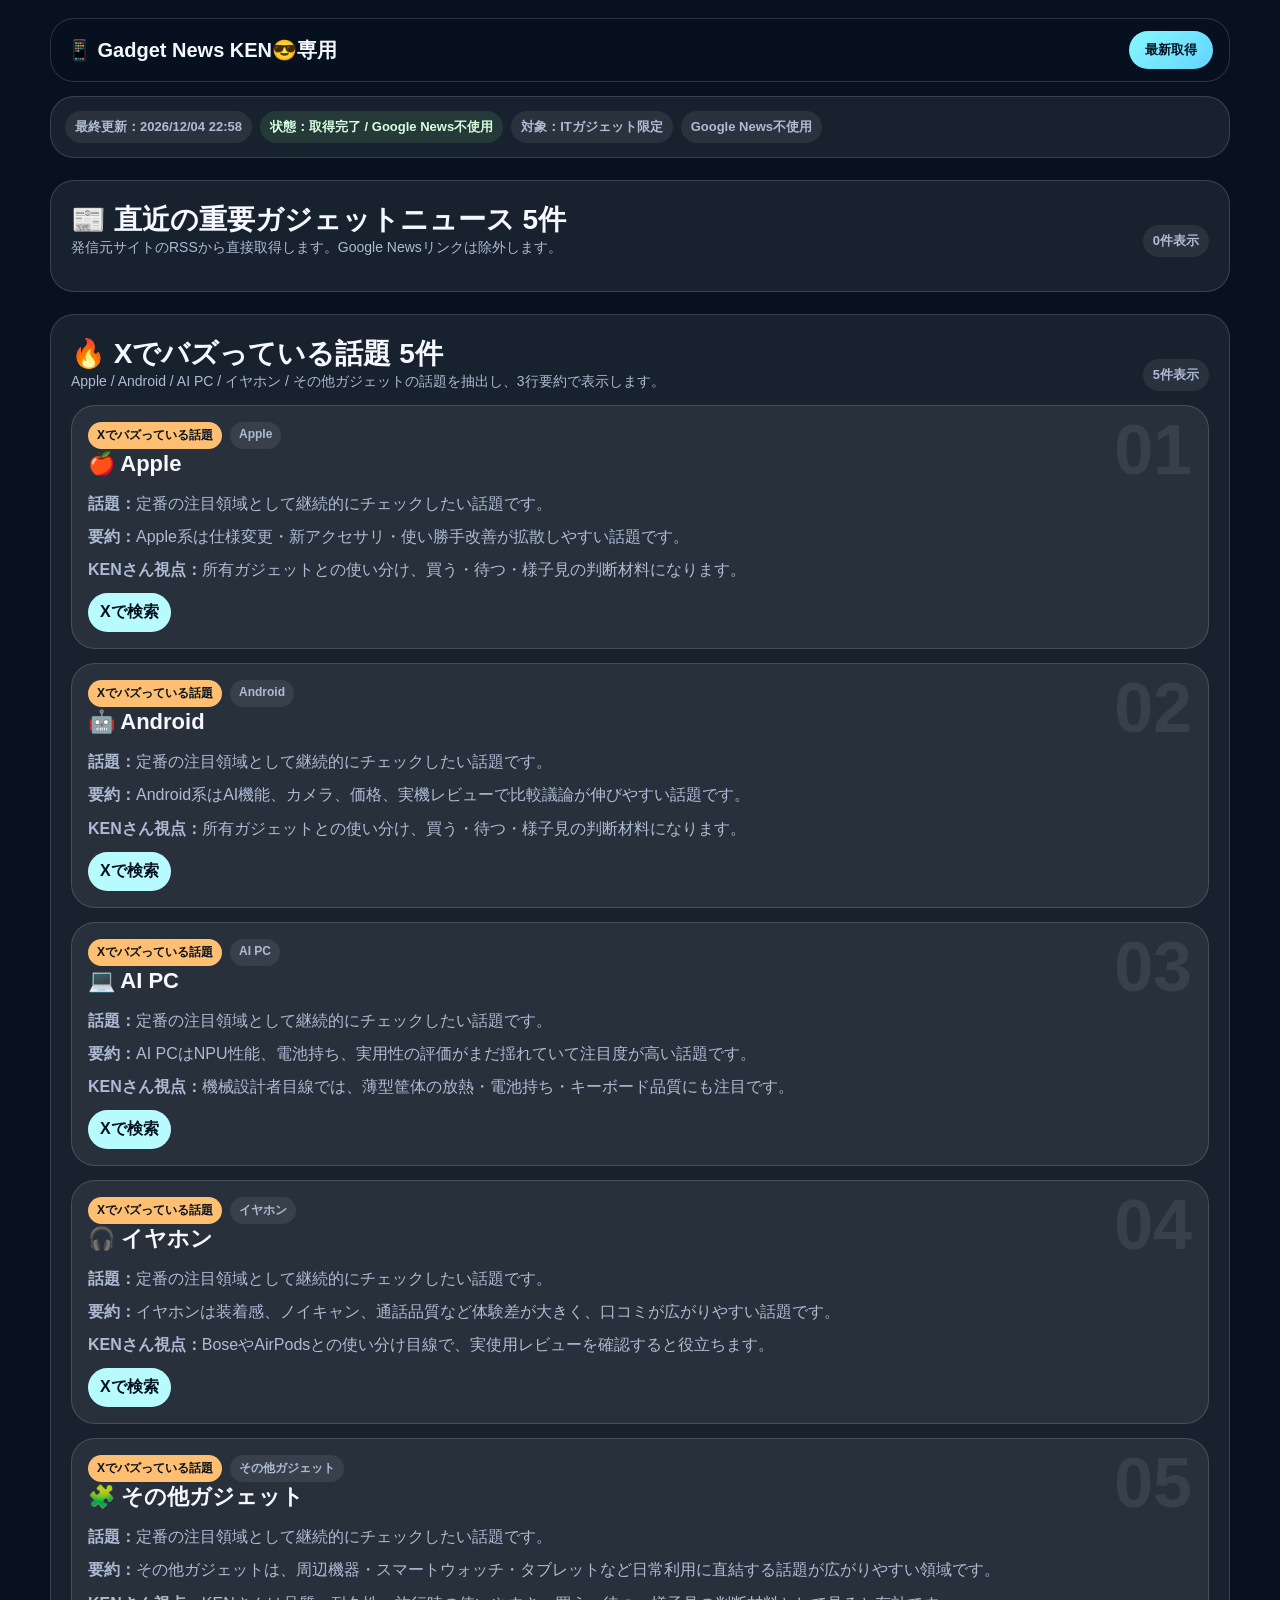
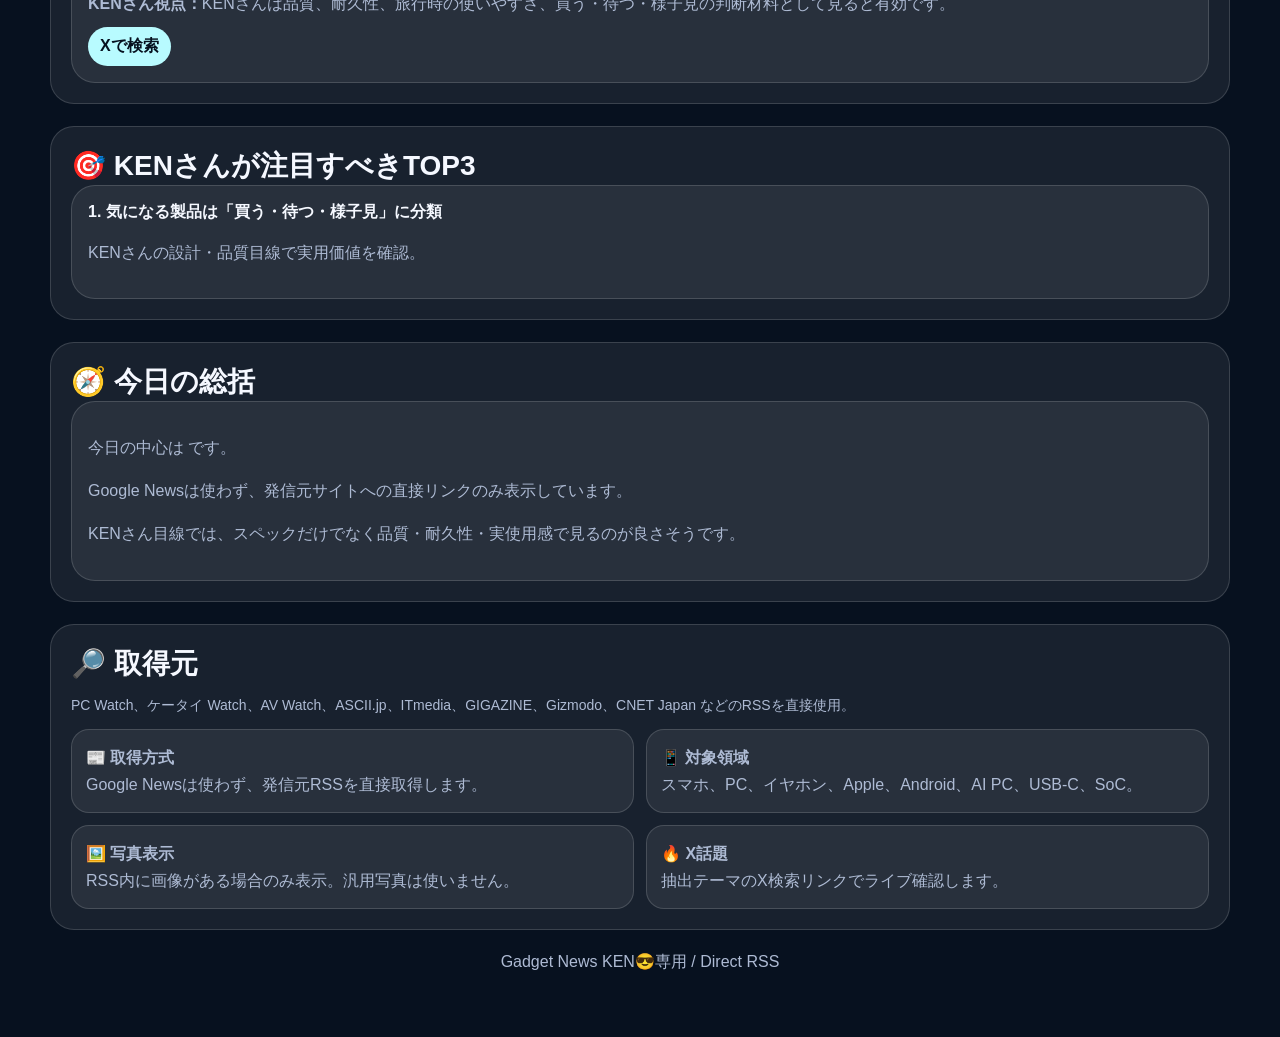
<file: index.html>
<!doctype html><html lang="ja"><head><meta charset="utf-8"><meta name="viewport" content="width=device-width,initial-scale=1"><title>Gadget News KEN😎専用</title><style>body{margin:0;background:#07111f;color:#f5f8ff;font-family:-apple-system,BlinkMacSystemFont,'Segoe UI','Noto Sans JP',sans-serif}.page{width:min(1180px,calc(100% - 24px));margin:auto;padding:18px 0 48px}.bar,.panel,.section,.card,.todo,.buzz{border:1px solid rgba(255,255,255,.15);background:rgba(255,255,255,.07);border-radius:24px}.bar{position:sticky;top:10px;z-index:2;display:flex;align-items:center;justify-content:space-between;padding:12px 16px;background:rgba(8,17,31,.86);backdrop-filter:blur(14px)}.brand{font-weight:900;font-size:20px}.btn{border:0;border-radius:999px;padding:10px 16px;font-weight:900;background:linear-gradient(135deg,#89f7fe,#61d4ff);color:#06111f}.btn:disabled{opacity:.65}.panel{margin-top:14px;padding:14px}.chips,.meta,.actions{display:flex;gap:8px;flex-wrap:wrap}.chip{border-radius:999px;padding:7px 10px;background:rgba(255,255,255,.08);color:#aebbd4;font-weight:800;font-size:13px}.good{color:#d9ffe1;background:rgba(126,231,135,.12)}.warn{color:#fff2d5;background:rgba(255,184,107,.12)}.section{margin-top:22px;padding:20px}.head{display:flex;align-items:end;justify-content:space-between;gap:12px;margin-bottom:14px}h2{margin:0;font-size:28px}.desc{color:#aebbd4;font-size:14px}.stack{display:grid;gap:14px}.card{position:relative;display:grid;grid-template-columns:220px 1fr;gap:16px;padding:14px;overflow:hidden}.card:after,.buzz:after{content:attr(data-rank);position:absolute;right:16px;top:4px;color:rgba(255,255,255,.08);font-size:70px;font-weight:900}.thumb{position:relative;min-height:160px;border-radius:18px;overflow:hidden;background:linear-gradient(135deg,rgba(137,247,254,.12),rgba(167,139,250,.12));display:grid;place-items:center;color:#aebbd4;font-weight:900}.thumb img{position:absolute;inset:0;width:100%;height:100%;object-fit:cover}.label{position:absolute;left:10px;bottom:10px;border-radius:999px;padding:5px 9px;background:rgba(0,0,0,.58);font-size:12px;font-weight:900}.badge{border-radius:999px;padding:5px 9px;background:rgba(255,255,255,.08);color:#aebbd4;font-size:12px;font-weight:900}.hot{background:#ffbf72;color:#07111f}.card h3,.buzz h3{margin:0 52px 8px 0;font-size:22px;line-height:1.4}.card p,.todo p,.buzz p{color:#aebbd4;line-height:1.7}.insight{border:1px solid rgba(137,247,254,.2);background:rgba(137,247,254,.08);border-radius:16px;padding:10px;color:#d9fbff}.link{border-radius:999px;padding:9px 12px;background:rgba(255,255,255,.1);font-weight:900;color:#f5f8ff;text-decoration:none}.primary{background:#b8fbff;color:#06111f}.todo,.buzz{position:relative;padding:16px}.buzz .summary{display:grid;gap:6px;margin:10px 0}.buzz .summary p{margin:0}.sourceGrid{display:grid;grid-template-columns:repeat(2,1fr);gap:12px}.source{padding:14px;border:1px solid rgba(255,255,255,.15);background:rgba(255,255,255,.07);border-radius:18px;color:#aebbd4;line-height:1.7}.footer{text-align:center;color:#aebbd4;margin-top:22px}@media(max-width:900px){.head{align-items:flex-start;flex-direction:column}.card{grid-template-columns:1fr}.thumb{min-height:220px}.sourceGrid{grid-template-columns:1fr}.brand{font-size:18px}}</style></head><body><main class="page"><header class="bar"><div class="brand">📱 Gadget News KEN😎専用</div><button id="refresh" class="btn">最新取得</button></header><section class="panel"><div class="chips"><span id="updated" class="chip">最終更新：未取得</span><span id="state" class="chip">状態：待機中</span><span class="chip">対象：ITガジェット限定</span><span class="chip">Google News不使用</span></div></section><section class="section" id="newsSection"><div class="head"><div><h2>📰 直近の重要ガジェットニュース 5件</h2><div class="desc">発信元サイトのRSSから直接取得します。Google Newsリンクは除外します。</div></div><span id="count" class="chip">取得待ち</span></div><div id="news" class="stack"><div class="card">取得待ち</div></div></section><section class="section" id="buzzSection"><div class="head"><div><h2>🔥 Xでバズっている話題 5件</h2><div class="desc">Apple / Android / AI PC / イヤホン / その他ガジェットの話題を抽出し、3行要約で表示します。</div></div><span id="buzzCount" class="chip">取得待ち</span></div><div id="buzz" class="stack"></div></section><section class="section" id="todoSection"><h2>🎯 KENさんが注目すべきTOP3</h2><div id="todos" class="stack"><div class="todo"><p>ニュース取得後に表示します。</p></div></div></section><section class="section" id="summarySection"><h2>🧭 今日の総括</h2><div id="summary" class="todo"><p>ニュース取得後に表示します。</p></div></section><section class="section" id="sourceSection"><h2>🔎 取得元</h2><p class="desc">PC Watch、ケータイ Watch、AV Watch、ASCII.jp、ITmedia、GIGAZINE、Gizmodo、CNET Japan などのRSSを直接使用。</p><div class="sourceGrid"><div class="source"><b>📰 取得方式</b><br>Google Newsは使わず、発信元RSSを直接取得します。</div><div class="source"><b>📱 対象領域</b><br>スマホ、PC、イヤホン、Apple、Android、AI PC、USB-C、SoC。</div><div class="source"><b>🖼️ 写真表示</b><br>RSS内に画像がある場合のみ表示。汎用写真は使いません。</div><div class="source"><b>🔥 X話題</b><br>抽出テーマのX検索リンクでライブ確認します。</div></div></section><p class="footer">Gadget News KEN😎専用 / Direct RSS</p></main><script>const feeds=[['ASCII.jp','https://ascii.jp/rss.xml'],['ASCII.jp','https://ascii.jp/rss/'],['PC Watch','https://pc.watch.impress.co.jp/data/rss/1.0/pcw/feed.rdf'],['ケータイ Watch','https://k-tai.watch.impress.co.jp/data/rss/1.0/ktw/feed.rdf'],['AV Watch','https://av.watch.impress.co.jp/data/rss/1.0/avw/feed.rdf'],['ITmedia Mobile','https://rss.itmedia.co.jp/rss/2.0/mobile.xml'],['ITmedia NEWS','https://rss.itmedia.co.jp/rss/2.0/itmedia_news.xml'],['GIGAZINE','https://gigazine.net/news/rss_2.0/'],['Gizmodo Japan','https://www.gizmodo.jp/index.xml'],['CNET Japan','https://japan.cnet.com/rss/index.rdf']];const topics=[['Apple','🍎','iPhone OR Apple OR AirPods',['apple','iphone','ipad','mac','airpods','apple watch','magsafe']],['Android','🤖','Galaxy OR Pixel OR Android',['android','galaxy','pixel','xperia','aquos']],['AI PC','💻','AI PC OR Copilot PC',['ai pc','copilot','npu','windows','snapdragon']],['イヤホン','🎧','イヤホン OR AirPods OR Bose',['イヤホン','ヘッドホン','airpods','bose','sony','ノイキャン']],['その他ガジェット','🧩','ガジェット OR スマートウォッチ OR タブレット OR USB-C OR MagSafe OR 周辺機器',['ガジェット','スマートウォッチ','タブレット','usb-c','充電器','ケーブル','バッテリー','magsafe','ケース','マグネット','周辺機器','カメラ','ディスプレイ']]];const $=id=>document.getElementById(id),esc=s=>String(s||'').replaceAll('&','&amp;').replaceAll('<','&lt;').replaceAll('>','&gt;').replaceAll('"','&quot;');const strip=h=>{let d=document.createElement('div');d.innerHTML=h||'';return(d.textContent||'').replace(/\s+/g,' ').trim()};const isGoogle=u=>{try{return /(^|\.)google\./i.test(new URL(u).hostname)}catch{return false}};const badImg=u=>/google|logo|icon|avatar|sprite|blank|pixel|favicon|profile|author|sns|button|banner|ad_|ads/i.test(u||'');const imgFrom=h=>{let d=document.createElement('div');d.innerHTML=h||'';let i=d.querySelector('img');let s=i?.src||i?.getAttribute('data-src')||'';return badImg(s)?'':s};async function loadFeed(url,src){try{let r=await fetch('https://api.rss2json.com/v1/api.json?rss_url='+encodeURIComponent(url));let j=await r.json();return (j.items||[]).map(i=>({title:i.title||'',link:i.link||i.guid||'',date:i.pubDate||'',desc:strip(i.description||i.content||''),img:(i.thumbnail||i.enclosure?.link||i.enclosure?.url||imgFrom(i.description||i.content||'')),src})).filter(a=>a.title&&a.link&&!isGoogle(a.link))}catch(e){return[]}}function related(a){return /iphone|ipad|mac|airpods|apple|android|galaxy|pixel|xperia|aquos|スマホ|pc|ノートpc|windows|イヤホン|ヘッドホン|usb-c|充電器|ケーブル|バッテリー|スマートウォッチ|タブレット|半導体|soc|snapdragon|npu|ai pc|周辺機器|カメラ|magsafe|ケース|マグネット|ディスプレイ|ガジェット/i.test(a.title+' '+a.desc)}function cat(a){let t=a.title+' '+a.desc;if(/usb-c|充電器|ケーブル|バッテリー|magsafe|ケース|マグネット|周辺機器/i.test(t))return'Accessory';if(/iphone|ipad|mac|airpods|apple/i.test(t))return'Apple';if(/android|galaxy|pixel|xperia|aquos/i.test(t))return'Android';if(/pc|windows|copilot|npu|ノートpc|ai pc/i.test(t))return'PC';if(/イヤホン|ヘッドホン|bose|sony|ノイキャン/i.test(t))return'Audio';return'Gadget'}function score(a){let s=0,t=(a.title+' '+a.desc).toLowerCase();['発表','発売','新型','新製品','レビュー','比較','アップデート','不具合','仕様','ai','npu','soc','半導体','カメラ','バッテリー','usb-c','充電','防水','耐久','価格','予約','magsafe','ケース','マグネット','スマートウォッチ','タブレット'].forEach(w=>{if(t.includes(w.toLowerCase()))s+=8});a.cat=cat(a);a.score=s+(a.img?10:0);return a}function why(a){let t=a.title+' '+a.desc;if(/発売|予約|販売開始|価格|値下げ|セール/i.test(t))return'買う・待つ・比較する判断に影響します。';if(/不具合|発熱|故障|脆弱性|注意|問題/i.test(t))return'安全性・安定性に直結する可能性があります。';return'新製品・仕様・使い勝手の変化を把握するうえで重要です。'}function insight(a){let t=a.title+' '+a.desc;if(/usb-c|充電器|ケーブル|magsafe|ケース|マグネット/i.test(t))return'接点品質、磁力、発熱、耐久性、互換性まで見る価値があります。';if(/iphone|apple|airpods|mac|ipad/i.test(t))return'Apple製品の設計思想・品質基準・ユーザー体験の変化を見るのに向いています。';return'ガジェット選びや日々の使い方を改善するヒントとして確認したい話題です。'}function date(d){let x=new Date(d);return isNaN(x)?'日時不明':new Intl.DateTimeFormat('ja-JP',{month:'2-digit',day:'2-digit',hour:'2-digit',minute:'2-digit'}).format(x)}function renderNews(list){$('count').textContent=list.length+'件表示';$('news').innerHTML=list.map((a,i)=>`<article class="card" data-rank="${String(i+1).padStart(2,'0')}"><div class="thumb">${a.img?`<img src="${esc(a.img)}" referrerpolicy="no-referrer" onerror="this.remove()">画像なし`:'画像なし'}<span class="label">${a.img?'発信元RSS画像':'画像未取得'}</span></div><div class="body"><div class="meta"><span class="badge hot">重要度 ${a.score>=60?'★★★★★':a.score>=40?'★★★★☆':a.score>=25?'★★★☆☆':'★★☆☆☆'}</span><span class="badge">${esc(a.cat)}</span><span class="badge">${date(a.date)}</span></div><h3>${esc(a.title)}</h3><p><b>概要：</b>${esc((a.desc||'').slice(0,120)||'ITガジェット関連ニュースです。')}</p><p><b>なぜ重要か：</b>${esc(why(a))}</p><div class="insight"><b>KENさんの注目ポイント：</b>${esc(insight(a))}</div><div class="actions"><a class="link primary" href="${a.link}" target="_blank" rel="noopener">発信元サイトを開く</a><a class="link" href="https://x.com/search?q=${encodeURIComponent(a.title+' lang:ja')}&src=typed_query&f=live" target="_blank" rel="noopener">Xで反応を見る</a><span class="link">出典：${esc(a.src)}</span></div></div></article>`).join('')}function topicReason(name){if(name==='Apple')return'Apple系は仕様変更・新アクセサリ・使い勝手改善が拡散しやすい話題です。';if(name==='Android')return'Android系はAI機能、カメラ、価格、実機レビューで比較議論が伸びやすい話題です。';if(name==='AI PC')return'AI PCはNPU性能、電池持ち、実用性の評価がまだ揺れていて注目度が高い話題です。';if(name==='イヤホン')return'イヤホンは装着感、ノイキャン、通話品質など体験差が大きく、口コミが広がりやすい話題です。';return'その他ガジェットは、周辺機器・スマートウォッチ・タブレットなど日常利用に直結する話題が広がりやすい領域です。'}function topicKen(name){if(name==='その他ガジェット')return'KENさんは品質、耐久性、旅行時の使いやすさ、買う・待つ・様子見の判断材料として見ると有効です。';if(name==='イヤホン')return'BoseやAirPodsとの使い分け目線で、実使用レビューを確認すると役立ちます。';if(name==='AI PC')return'機械設計者目線では、薄型筐体の放熱・電池持ち・キーボード品質にも注目です。';return'所有ガジェットとの使い分け、買う・待つ・様子見の判断材料になります。'}function renderBuzz(list){let b=topics.map(t=>{let hit=list.find(a=>t[3].some(k=>(a.title+' '+a.desc).toLowerCase().includes(k.toLowerCase())));return{name:t[0],icon:t[1],q:t[2],hit}});$('buzzCount').textContent=b.length+'件表示';$('buzz').innerHTML=b.map((x,i)=>`<article class="buzz" data-rank="${String(i+1).padStart(2,'0')}"><div class="meta"><span class="badge hot">Xでバズっている話題</span><span class="badge">${esc(x.name)}</span></div><h3>${x.icon} ${esc(x.name)}</h3><div class="summary"><p><b>話題：</b>${esc(x.hit?x.hit.title:'定番の注目領域として継続的にチェックしたい話題です。')}</p><p><b>要約：</b>${esc(topicReason(x.name))}</p><p><b>KENさん視点：</b>${esc(topicKen(x.name))}</p></div><div class="actions"><a class="link primary" href="https://x.com/search?q=${encodeURIComponent(x.q+' lang:ja')}&src=typed_query&f=live" target="_blank" rel="noopener">Xで検索</a>${x.hit?`<a class="link" href="${x.hit.link}" target="_blank" rel="noopener">関連ニュースを開く</a>`:''}</div></article>`).join('')}function renderSide(list){let txt=list.map(a=>a.title+' '+a.desc).join(' ');let todos=[];if(/apple|iphone|airpods|magsafe/i.test(txt))todos.push('Apple関連は仕様変更と品質目線で深掘り');if(/usb-c|充電器|ケーブル|ケース|マグネット/i.test(txt))todos.push('周辺機器は安全性・磁力・互換性を確認');todos.push('気になる製品は「買う・待つ・様子見」に分類');$('todos').innerHTML=todos.slice(0,3).map((t,i)=>`<div class="todo"><b>${i+1}. ${esc(t)}</b><p>KENさんの設計・品質目線で実用価値を確認。</p></div>`).join('');$('summary').innerHTML=`<p>今日の中心は <b>${esc([...new Set(list.slice(0,8).map(a=>a.cat))].join(' / '))}</b> です。</p><p>Google Newsは使わず、発信元サイトへの直接リンクのみ表示しています。</p><p>KENさん目線では、スペックだけでなく品質・耐久性・実使用感で見るのが良さそうです。</p>`}async function refresh(){$('news').innerHTML='<div class="card">取得中...</div>';$('state').textContent='状態：取得中…';$('state').className='chip warn';$('refresh').disabled=true;try{let arr=(await Promise.all(feeds.map(f=>loadFeed(f[1],f[0])))).flat();let seen=new Set();let list=arr.filter(related).map(score).filter(a=>{let k=a.title.toLowerCase();if(seen.has(k))return false;seen.add(k);return true}).sort((a,b)=>b.score-a.score).slice(0,5);renderNews(list);renderBuzz(list);renderSide(list);$('updated').textContent='最終更新：'+new Intl.DateTimeFormat('ja-JP',{year:'numeric',month:'2-digit',day:'2-digit',hour:'2-digit',minute:'2-digit'}).format(new Date());$('state').textContent='状態：取得完了 / Google News不使用';$('state').className='chip good'}catch(e){$('news').innerHTML='<div class="err">取得に失敗しました。</div>';$('state').textContent='状態：取得失敗'}finally{$('refresh').disabled=false}}$('refresh').onclick=refresh;refresh();</script></body></html>
</file>
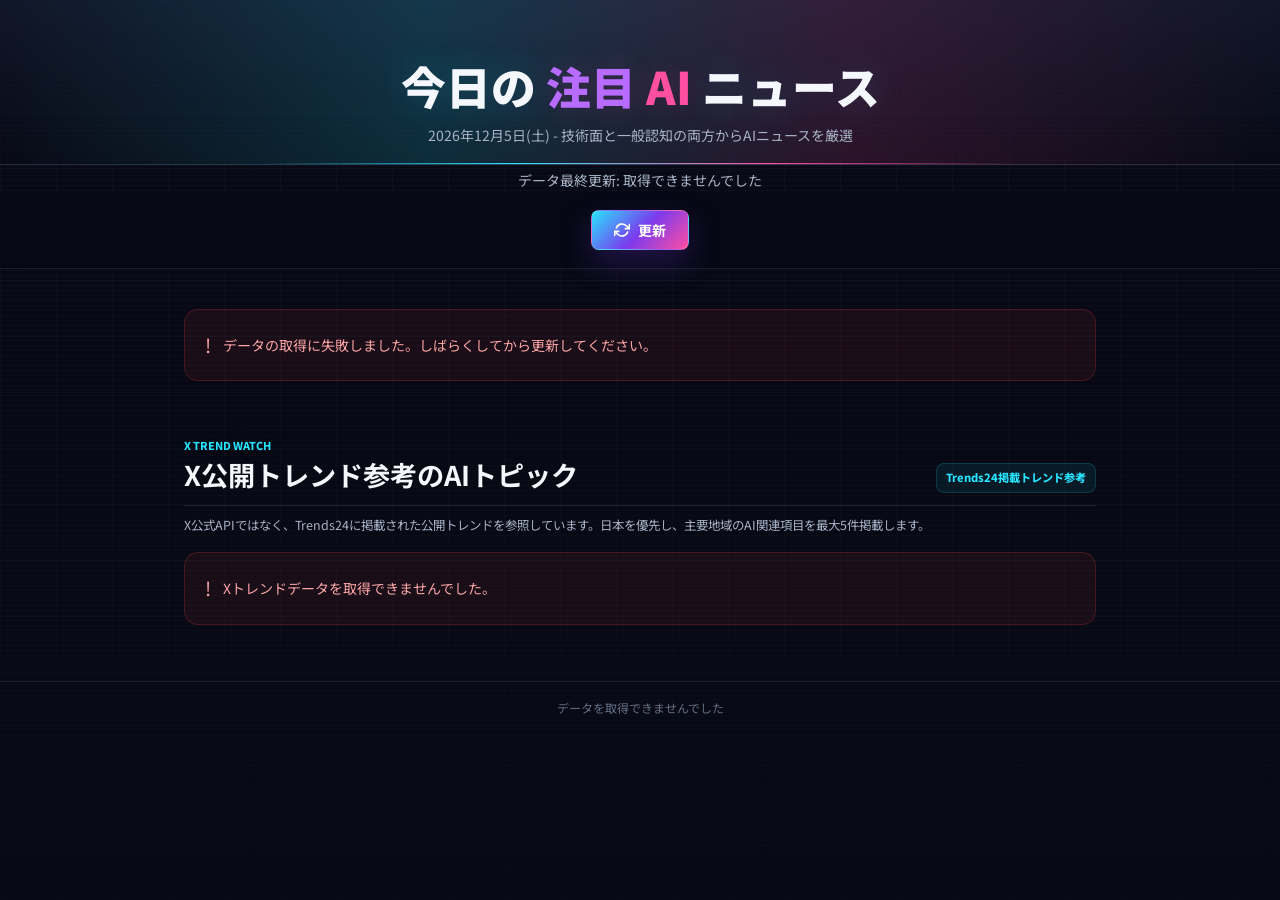
<file: public/index.html>
<!DOCTYPE html>
<html lang="ja">
<head>
  <meta charset="UTF-8">
  <meta name="viewport" content="width=device-width, initial-scale=1.0">
  <meta name="theme-color" content="#0b0d18">
  <title>AI News Trends</title>
  <link rel="preconnect" href="https://fonts.googleapis.com">
  <link rel="preconnect" href="https://fonts.gstatic.com" crossorigin>
  <link href="https://fonts.googleapis.com/css2?family=Noto+Sans+JP:wght@400;500;700;900&display=swap" rel="stylesheet">
  <link rel="stylesheet" href="style.css?v=20260618-1">
  <link rel="stylesheet" href="x-trends.css?v=20260618-1">
</head>
<body>
  <header class="hero">
    <h1 class="hero-title">今日の <span class="c-purple">注目</span> <span class="c-pink">AI</span> ニュース</h1>
    <p class="hero-sub" id="hero-date">技術面と一般認知の両方からAIニュースを厳選</p>
  </header>

  <p class="hero-sub last-updated-bar" id="hero-last-updated"></p>

  <div class="action-bar">
    <button id="refresh-btn" class="refresh-btn" aria-label="最新情報を取得">
      <svg class="refresh-icon" xmlns="http://www.w3.org/2000/svg" width="16" height="16" viewBox="0 0 24 24" fill="none" stroke="currentColor" stroke-width="2.5" stroke-linecap="round" stroke-linejoin="round">
        <polyline points="23 4 23 10 17 10"></polyline>
        <polyline points="1 20 1 14 7 14"></polyline>
        <path d="M3.51 9a9 9 0 0 1 14.85-3.36L23 10M1 14l4.64 4.36A9 9 0 0 0 20.49 15"></path>
      </svg>
      <span>更新</span>
    </button>
  </div>

  <main>
    <section>
      <div id="news-cards"></div>
    </section>

    <section class="x-trends-section" aria-labelledby="x-trends-title">
      <div class="section-heading">
        <div>
          <p class="section-kicker">X TREND WATCH</p>
          <h2 id="x-trends-title">X公開トレンド参考のAIトピック</h2>
        </div>
        <span class="section-source">Trends24掲載トレンド参考</span>
      </div>
      <p class="section-note">X公式APIではなく、Trends24に掲載された公開トレンドを参照しています。日本を優先し、主要地域のAI関連項目を最大5件掲載します。</p>
      <div id="x-trend-cards"></div>
    </section>
  </main>

  <footer>
    <span id="last-updated">読み込み中...</span>
  </footer>

  <script type="module" src="app.js?v=20260618-2"></script>
</body>
</html>
</file>
<file: public/style.css>
@import url('https://fonts.googleapis.com/css2?family=Noto+Sans+JP:wght@400;500;700;900&display=swap');

:root {
  --bg: #070914;
  --bg-card: rgba(18, 23, 42, 0.86);
  --bg-card-hover: rgba(23, 30, 55, 0.94);
  --bg-inner: rgba(7, 10, 24, 0.72);
  --border: rgba(148, 163, 184, 0.14);
  --border-bright: rgba(226, 232, 240, 0.16);
  --text-primary: #f4f7fb;
  --text-muted: #a8b3c6;
  --text-dim: #647084;
  --purple: #b86cff;
  --pink: #ff4fa3;
  --orange: #ffb020;
  --cyan: #28e5ff;
  --green: #5eead4;
  --radius: 14px;
  --radius-sm: 8px;
  --shadow: 0 18px 54px rgba(0, 0, 0, 0.42);
  --glow-cyan: 0 0 24px rgba(34, 211, 238, 0.18);
  --glow-pink: 0 0 28px rgba(236, 72, 153, 0.18);
}

*, *::before, *::after { box-sizing: border-box; margin: 0; padding: 0; }
html { scroll-behavior: smooth; }

body {
  font-family: 'Noto Sans JP', -apple-system, BlinkMacSystemFont, 'Segoe UI', sans-serif;
  background:
    linear-gradient(rgba(40, 229, 255, 0.05) 1px, transparent 1px),
    linear-gradient(90deg, rgba(184, 108, 255, 0.04) 1px, transparent 1px),
    linear-gradient(180deg, #090b18 0%, #070914 48%, #0a0d19 100%);
  background-attachment: fixed;
  background-size: 56px 56px, 56px 56px, auto;
  color: var(--text-primary);
  min-height: 100vh;
  line-height: 1.6;
  position: relative;
}

body::before {
  content: '';
  position: fixed;
  inset: 0;
  pointer-events: none;
  background:
    linear-gradient(180deg, rgba(7, 9, 20, 0) 0%, rgba(7, 9, 20, 0.42) 70%, rgba(7, 9, 20, 0.88) 100%),
    repeating-linear-gradient(180deg, rgba(255, 255, 255, 0.025) 0 1px, transparent 1px 5px);
  z-index: -1;
}

/* Hero */
.hero {
  text-align: center;
  padding: 58px 24px 18px;
  background:
    linear-gradient(90deg, rgba(40, 229, 255, 0), rgba(40, 229, 255, 0.16), rgba(255, 79, 163, 0.14), rgba(40, 229, 255, 0)),
    linear-gradient(180deg, rgba(18, 23, 42, 0.92) 0%, rgba(7, 9, 20, 0.44) 100%);
  border-bottom: 1px solid var(--border);
  position: relative;
  overflow: hidden;
}

.hero::after {
  content: '';
  position: absolute;
  left: 50%;
  bottom: 0;
  width: min(760px, calc(100% - 48px));
  height: 1px;
  transform: translateX(-50%);
  background: linear-gradient(90deg, transparent, var(--cyan), var(--pink), transparent);
}

.hero-title {
  font-size: clamp(1.7rem, 5vw, 2.8rem);
  font-weight: 900;
  line-height: 1.25;
  letter-spacing: 0;
  margin-bottom: 10px;
  text-shadow: 0 0 34px rgba(40, 229, 255, 0.18);
}

.c-purple {
  color: var(--purple);
  text-shadow: var(--glow-pink);
}

.c-pink {
  color: var(--pink);
  text-shadow: var(--glow-pink);
}

.hero-sub {
  font-size: 0.875rem;
  color: var(--text-muted);
}

.last-updated-bar {
  text-align: center;
  padding: 4px 24px 0;
}

/* Action bar */
.action-bar {
  display: flex;
  justify-content: center;
  padding: 18px 24px;
  background: rgba(7, 9, 20, 0.42);
  border-bottom: 1px solid var(--border);
  backdrop-filter: blur(12px);
}

.refresh-btn {
  display: flex;
  align-items: center;
  gap: 8px;
  padding: 9px 22px;
  background: linear-gradient(135deg, #28e5ff, #7c3aed 52%, #ff4fa3);
  color: #ffffff;
  border: 1px solid rgba(255, 255, 255, 0.18);
  border-radius: var(--radius-sm);
  font-size: 0.875rem;
  font-weight: 700;
  cursor: pointer;
  font-family: inherit;
  box-shadow: 0 12px 32px rgba(124, 58, 237, 0.26);
  transition: filter 0.2s, transform 0.15s, opacity 0.2s, box-shadow 0.2s;
}

.refresh-btn:hover:not(:disabled) {
  filter: brightness(1.15);
  transform: translateY(-1px);
  box-shadow: 0 16px 38px rgba(40, 229, 255, 0.24);
}

.refresh-btn:disabled { opacity: 0.5; cursor: not-allowed; }

.refresh-btn.loading .refresh-icon {
  animation: spin 0.8s linear infinite;
}

@keyframes spin {
  from { transform: rotate(0deg); }
  to { transform: rotate(360deg); }
}

/* Main */
main {
  max-width: 960px;
  margin: 0 auto;
  padding: 40px 24px 56px;
  display: flex;
  flex-direction: column;
  gap: 48px;
}

/* News card */
.news-card {
  background: var(--bg-card);
  border: 1px solid var(--border-bright);
  border-radius: var(--radius);
  padding: 24px;
  margin-bottom: 16px;
  text-decoration: none;
  color: inherit;
  display: block;
  position: relative;
  overflow: hidden;
  transition: border-color 0.2s, transform 0.2s, box-shadow 0.2s;
  box-shadow: var(--shadow);
  backdrop-filter: blur(18px);
}

.news-card::before {
  content: '';
  position: absolute;
  inset: 0;
  background:
    linear-gradient(90deg, rgba(40, 229, 255, 0.2), rgba(184, 108, 255, 0.16), rgba(255, 79, 163, 0.12)),
    linear-gradient(180deg, rgba(255, 255, 255, 0.06), transparent 34%);
  height: 3px;
}

.news-card::after {
  content: '';
  position: absolute;
  inset: 0;
  pointer-events: none;
  background: linear-gradient(120deg, rgba(255, 255, 255, 0.08), transparent 32%);
  opacity: 0.34;
}

.news-card:last-child { margin-bottom: 0; }

.news-card:hover {
  border-color: rgba(168, 85, 247, 0.4);
  transform: translateY(-3px);
  box-shadow: 0 20px 58px rgba(0, 0, 0, 0.58), 0 0 0 1px rgba(168, 85, 247, 0.15), var(--glow-cyan);
}

.card-header {
  display: flex;
  justify-content: space-between;
  align-items: center;
  flex-wrap: wrap;
  gap: 8px;
  margin-bottom: 14px;
}

.card-header-left {
  display: flex;
  align-items: center;
  gap: 8px;
  flex-wrap: wrap;
}

.rank-badge {
  display: inline-flex;
  align-items: center;
  gap: 4px;
  padding: 5px 11px;
  border-radius: var(--radius-sm);
  font-size: 0.7rem;
  font-weight: 800;
  letter-spacing: 0;
  white-space: nowrap;
}

.rank-1 { background: linear-gradient(135deg, #ff4fa3, #ef4444); color: #fff; box-shadow: var(--glow-pink); }
.rank-2 { background: linear-gradient(135deg, #ffb020, #f97316); color: #111827; }
.rank-3 { background: linear-gradient(135deg, #facc15, #22c55e); color: #111827; }
.rank-4 { background: linear-gradient(135deg, #5eead4, #22c55e); color: #052e2b; }
.rank-5 { background: linear-gradient(135deg, #28e5ff, #38bdf8); color: #06141a; }

.category-tag {
  display: inline-flex;
  align-items: center;
  padding: 3px 10px;
  border-radius: var(--radius-sm);
  font-size: 0.7rem;
  font-weight: 600;
  background: rgba(255, 255, 255, 0.06);
  border: 1px solid rgba(255, 255, 255, 0.12);
  color: var(--text-muted);
}

.buzz-count {
  font-size: 0.75rem;
  font-weight: 700;
  color: var(--orange);
  white-space: nowrap;
  padding: 4px 9px;
  background: rgba(255, 176, 32, 0.1);
  border: 1px solid rgba(255, 176, 32, 0.18);
  border-radius: var(--radius-sm);
}

.card-title {
  font-size: clamp(1.08rem, 2vw, 1.28rem);
  font-weight: 800;
  color: var(--text-primary);
  line-height: 1.45;
  margin-bottom: 10px;
}

.card-summary {
  font-size: 0.875rem;
  color: var(--text-muted);
  line-height: 1.65;
  margin-bottom: 16px;
}

.key-points {
  background: var(--bg-inner);
  border: 1px solid rgba(40, 229, 255, 0.12);
  border-radius: var(--radius-sm);
  padding: 14px 16px;
  margin-bottom: 16px;
}

.key-points-label {
  font-size: 0.62rem;
  font-weight: 800;
  letter-spacing: 0;
  text-transform: uppercase;
  color: var(--cyan);
  margin-bottom: 10px;
}

.key-points ul {
  list-style: none;
  display: flex;
  flex-direction: column;
  gap: 7px;
}

.key-points li {
  font-size: 0.83rem;
  color: var(--text-muted);
  padding-left: 18px;
  position: relative;
  line-height: 1.55;
}

.key-points li::before {
  content: '';
  position: absolute;
  left: 0;
  top: 8px;
  width: 6px;
  height: 6px;
  background: linear-gradient(135deg, var(--cyan), var(--green));
  border-radius: 2px;
  box-shadow: 0 0 14px rgba(40, 229, 255, 0.5);
}

.card-footer {
  display: flex;
  justify-content: space-between;
  align-items: center;
  flex-wrap: wrap;
  gap: 8px;
  padding-top: 14px;
  border-top: 1px solid var(--border);
  margin-top: 4px;
}

.card-source {
  font-size: 0.75rem;
  color: var(--text-dim);
  text-decoration: none;
  display: flex;
  align-items: center;
  gap: 5px;
  transition: color 0.2s;
}

.card-date {
  font-size: 0.75rem;
  color: var(--text-dim);
  white-space: nowrap;
}

.card-source:hover { color: var(--text-muted); }

.impact-badge {
  font-size: 0.7rem;
  font-weight: 700;
  padding: 3px 10px;
  border-radius: var(--radius-sm);
  white-space: nowrap;
}

.impact-high { background: linear-gradient(135deg, #ec4899, #ef4444); color: #fff; }
.impact-mid { background: linear-gradient(135deg, #f97316, #f59e0b); color: #fff; }
.impact-low { background: rgba(255, 255, 255, 0.08); border: 1px solid var(--border); color: var(--text-muted); }

/* Skeleton */
.skeleton {
  background: var(--bg-card);
  border: 1px solid var(--border);
  border-radius: var(--radius);
  overflow: hidden;
  position: relative;
  margin-bottom: 16px;
  box-shadow: var(--shadow);
}

.skeleton::after {
  content: '';
  position: absolute;
  inset: 0;
  background: linear-gradient(90deg, transparent, rgba(255, 255, 255, 0.03), transparent);
  background-size: 200% 100%;
  animation: shimmer 1.5s ease-in-out infinite;
}

@keyframes shimmer {
  0% { background-position: 200% 0; }
  100% { background-position: -200% 0; }
}

.skeleton-news { padding: 24px; height: 220px; }

.skeleton-line {
  height: 14px;
  background: rgba(255, 255, 255, 0.06);
  border-radius: 4px;
  margin-bottom: 10px;
}

.skeleton-line.short { width: 38%; }
.skeleton-line.medium { width: 72%; }
.skeleton-line.full { width: 100%; }
.skeleton-line.meta { width: 45%; height: 10px; margin-top: 14px; }

/* Error card */
.error-card {
  background: rgba(239, 68, 68, 0.08);
  border: 1px solid rgba(239, 68, 68, 0.2);
  border-radius: var(--radius);
  padding: 20px;
  display: flex;
  align-items: center;
  gap: 12px;
  color: #fca5a5;
  font-size: 0.875rem;
}

.error-icon { font-size: 1.2rem; flex-shrink: 0; }

footer {
  text-align: center;
  padding: 16px 24px;
  font-size: 0.75rem;
  color: var(--text-dim);
  border-top: 1px solid var(--border);
}

@media (max-width: 600px) {
  .hero { padding: 40px 16px 24px; }
  main { padding: 28px 16px 40px; }
  .card-title { font-size: 1.05rem; }
  .news-card { padding: 20px; }
}
</file>
<file: public/x-trends.css>
.x-trends-section {
  padding-top: 8px;
  position: relative;
}

.section-heading {
  display: flex;
  align-items: flex-end;
  justify-content: space-between;
  gap: 16px;
  margin-bottom: 10px;
  padding-bottom: 12px;
  border-bottom: 1px solid var(--border);
}

.section-kicker {
  color: var(--cyan);
  font-size: 0.68rem;
  font-weight: 800;
  letter-spacing: 0;
  text-shadow: var(--glow-cyan);
}

.section-heading h2 {
  font-size: clamp(1.32rem, 3vw, 1.7rem);
  line-height: 1.4;
}

.section-source {
  color: var(--cyan);
  font-size: 0.7rem;
  font-weight: 800;
  padding: 5px 9px;
  background: rgba(34, 211, 238, 0.08);
  border: 1px solid rgba(34, 211, 238, 0.18);
  border-radius: var(--radius-sm);
  white-space: nowrap;
}

.section-note,
.trend-status {
  color: var(--text-muted);
  font-size: 0.78rem;
  margin-bottom: 16px;
}

.trend-status {
  background: linear-gradient(90deg, rgba(34, 211, 238, 0.12), rgba(184, 108, 255, 0.08));
  border: 1px solid rgba(34, 211, 238, 0.2);
  border-radius: var(--radius-sm);
  padding: 10px 12px;
  box-shadow: var(--glow-cyan);
}

.x-trend-card {
  padding: 18px 20px;
  margin-bottom: 10px;
  color: inherit;
  background: var(--bg-card);
  border: 1px solid var(--border-bright);
  border-radius: 8px;
  box-shadow: var(--shadow);
  overflow: hidden;
  position: relative;
  transition: border-color 0.2s, transform 0.2s, box-shadow 0.2s;
  backdrop-filter: blur(18px);
}

.x-trend-card::before {
  content: '';
  position: absolute;
  inset: 0 auto 0 0;
  width: 3px;
  background: linear-gradient(180deg, var(--cyan), var(--purple), var(--pink));
}

.x-trend-card::after {
  content: '';
  position: absolute;
  inset: 0;
  pointer-events: none;
  background: linear-gradient(120deg, rgba(40, 229, 255, 0.08), transparent 38%);
  opacity: 0.48;
}

.x-trend-card:hover {
  border-color: rgba(34, 211, 238, 0.44);
  transform: translateY(-2px);
  box-shadow: 0 18px 54px rgba(0, 0, 0, 0.52), var(--glow-cyan);
}

.x-trend-header {
  display: flex;
  align-items: center;
  gap: 14px;
}

.x-trend-rank {
  display: grid;
  place-items: center;
  width: 34px;
  height: 34px;
  flex-shrink: 0;
  color: #06141a;
  background: linear-gradient(135deg, var(--cyan), var(--green));
  border-radius: var(--radius-sm);
  font-size: 0.8rem;
  font-weight: 900;
  box-shadow: 0 0 22px rgba(34, 211, 238, 0.28);
}

.x-trend-body {
  display: flex;
  flex: 1;
  min-width: 0;
  flex-direction: column;
}

.x-trend-body strong {
  overflow: hidden;
  color: var(--text-primary);
  font-size: 1rem;
  font-weight: 900;
  text-overflow: ellipsis;
  white-space: nowrap;
}

.x-trend-body span,
.x-trend-footer {
  color: var(--text-muted);
  font-size: 0.72rem;
}

.trend-retained {
  flex-shrink: 0;
  padding: 4px 8px;
  color: var(--text-muted);
  background: rgba(255, 176, 32, 0.1);
  border: 1px solid rgba(255, 176, 32, 0.18);
  border-radius: var(--radius-sm);
  font-size: 0.68rem;
  font-weight: 700;
}

.x-article-title {
  margin: 16px 0 6px;
  color: var(--text-primary);
  font-size: 1rem;
  font-weight: 800;
  line-height: 1.55;
}

.x-article-summary {
  color: var(--text-muted);
  font-size: 0.82rem;
  line-height: 1.75;
}

.x-trend-meta {
  display: grid;
  grid-template-columns: repeat(4, minmax(0, 1fr));
  gap: 8px;
  margin: 14px 0 0;
}

.x-trend-meta div {
  min-width: 0;
  padding: 8px 10px;
  background: rgba(7, 10, 24, 0.58);
  border: 1px solid rgba(40, 229, 255, 0.1);
  border-radius: var(--radius-sm);
}

.x-trend-meta dt {
  color: var(--text-muted);
  font-size: 0.64rem;
  font-weight: 700;
}

.x-trend-meta dd {
  overflow-wrap: anywhere;
  margin: 3px 0 0;
  color: var(--text-primary);
  font-size: 0.72rem;
  font-weight: 700;
}

.x-trend-footer {
  display: flex;
  align-items: center;
  justify-content: space-between;
  gap: 12px;
  margin-top: 14px;
}

.x-trend-actions {
  display: flex;
  flex-shrink: 0;
  gap: 8px;
  flex-wrap: wrap;
  justify-content: flex-end;
}

.x-trend-actions a {
  color: var(--cyan);
  font-weight: 700;
  text-decoration: none;
  padding: 5px 8px;
  background: rgba(34, 211, 238, 0.08);
  border: 1px solid rgba(34, 211, 238, 0.16);
  border-radius: var(--radius-sm);
}

.x-trend-actions a:hover {
  background: rgba(34, 211, 238, 0.14);
  text-decoration: none;
}

.skeleton-trend {
  padding: 18px;
  height: 180px;
}

@media (max-width: 600px) {
  .section-heading {
    align-items: flex-start;
    flex-direction: column;
    gap: 4px;
  }

  .x-trend-footer {
    align-items: flex-start;
    flex-direction: column;
  }

  .x-trend-header {
    align-items: flex-start;
  }

  .x-trend-meta {
    grid-template-columns: repeat(2, minmax(0, 1fr));
  }

  .x-trend-actions {
    justify-content: flex-start;
  }
}
</file>
